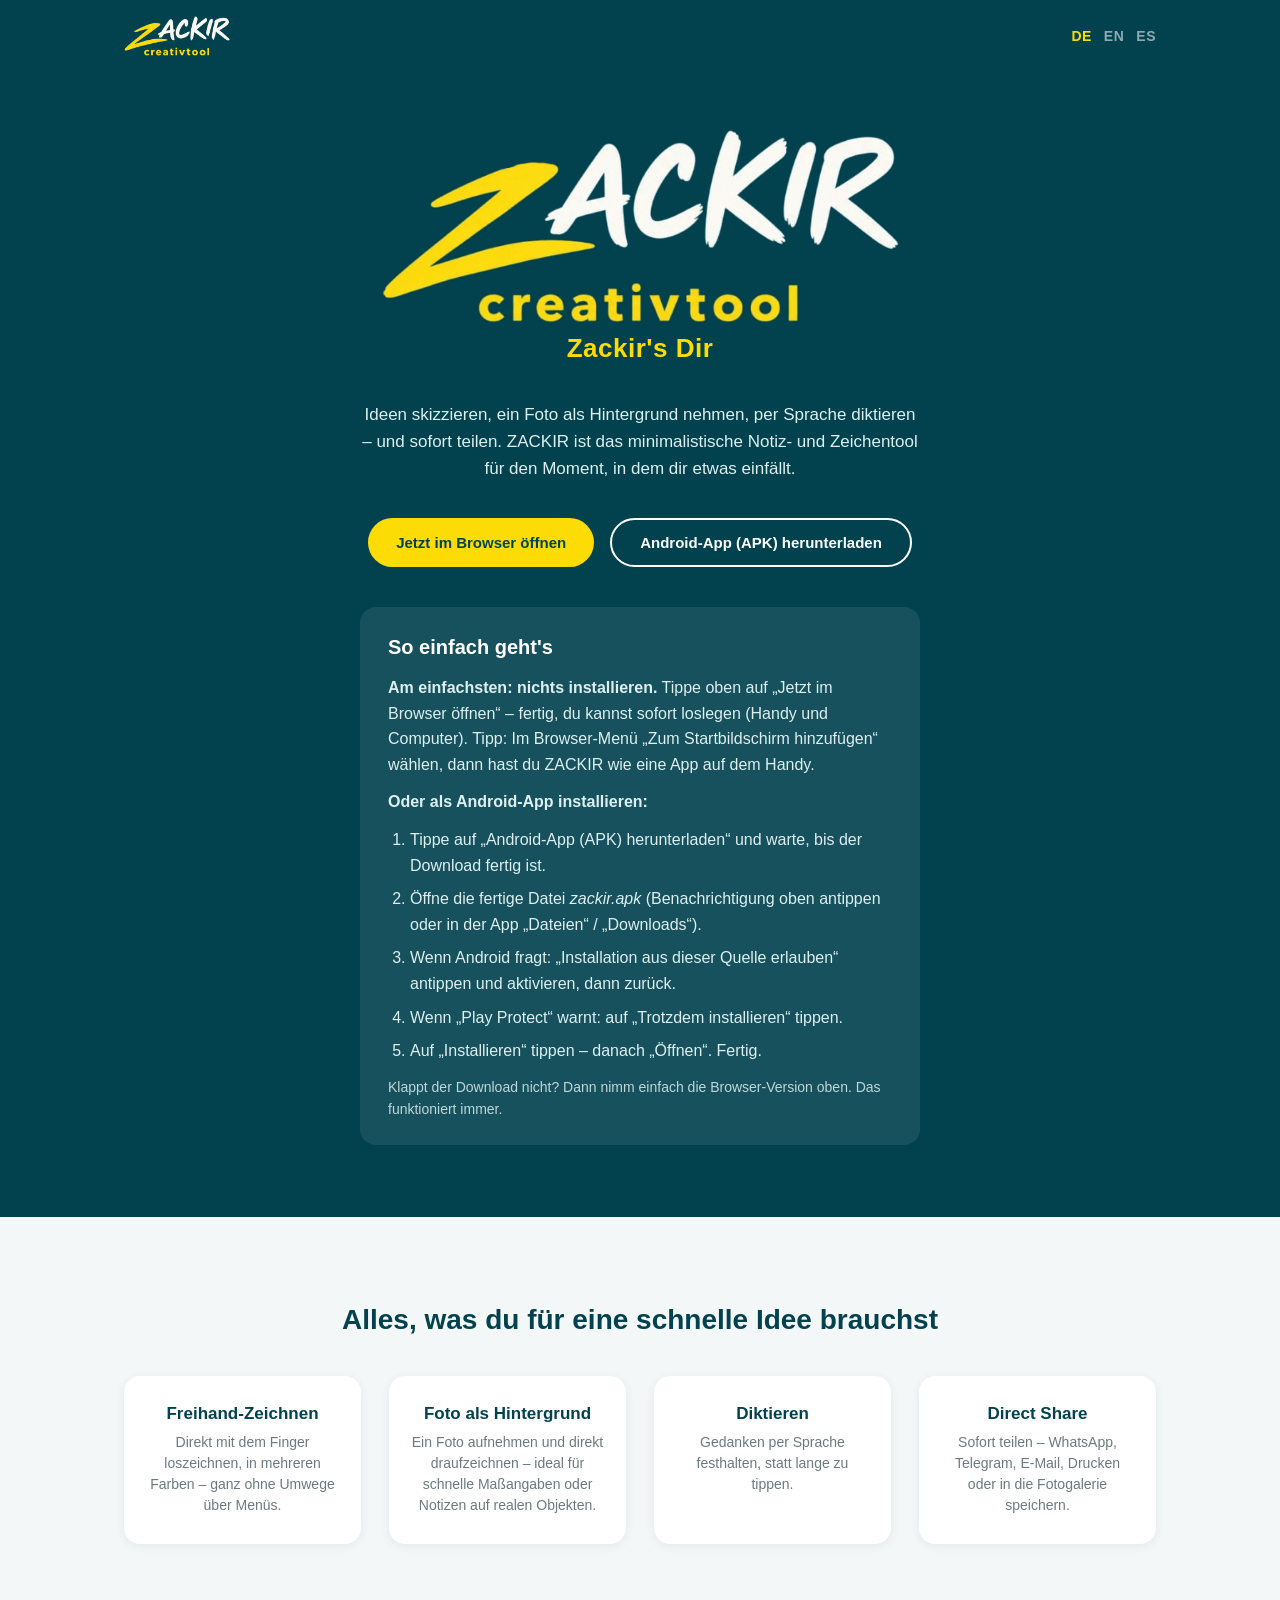
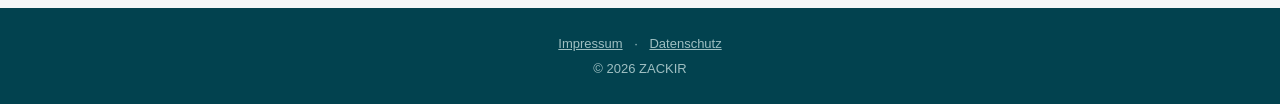
<file: index.html>
<!DOCTYPE html>
<html lang="de">
<head>
<meta charset="UTF-8">
<meta name="viewport" content="width=device-width, initial-scale=1.0">
<title>ZACKIR – Ideen festhalten, in Sekunden</title>
<meta name="description" content="ZACKIR ist das minimalistische Creativtool zum Zeichnen, Fotografieren und Diktieren deiner Ideen – und sofortigem Teilen.">
<link rel="icon" type="image/png" sizes="32x32" href="assets/img/favicon-32.png">
<link rel="icon" type="image/png" sizes="64x64" href="assets/img/favicon-64.png">
<link rel="apple-touch-icon" href="assets/img/favicon-180.png">
<link rel="stylesheet" href="css/style.css">
</head>
<body>

<header class="site">
  <div class="container">
    <img class="header-logo" src="assets/img/logo.png" alt="ZACKIR">
    <nav class="lang-switch">
      <a href="/" class="active">DE</a>
      <a href="/en/">EN</a>
      <a href="/es/">ES</a>
    </nav>
  </div>
</header>

<section class="hero">
  <div class="container">
    <img class="logo-big" src="assets/img/logo.png" alt="ZACKIR – creativtool">
    <div class="claim-rotator">
      <span class="claim" data-claim-rotator></span>
    </div>
    <p class="tagline">
      Ideen skizzieren, ein Foto als Hintergrund nehmen, per Sprache
      diktieren – und sofort teilen. ZACKIR ist das minimalistische
      Notiz- und Zeichentool für den Moment, in dem dir etwas einfällt.
    </p>
    <div class="cta-row">
      <!-- TODO(Co): Auf den Play-Store-Link umstellen, sobald dort veroeffentlicht. -->
      <a href="/app/" class="btn btn-primary">Jetzt im Browser öffnen</a>
      <a href="/downloads/zackir.apk" class="btn btn-secondary" download>Android-App (APK) herunterladen</a>
      <!-- Trinkgeld-Button bewusst ausgeblendet, analog zur App (_tipJarEnabled=false) -->
    </div>
    <div class="install-steps">
      <h3>So einfach geht's</h3>
      <p><strong>Am einfachsten: nichts installieren.</strong> Tippe oben auf „Jetzt im Browser öffnen“ – fertig, du kannst sofort loslegen (Handy und Computer). Tipp: Im Browser-Menü „Zum Startbildschirm hinzufügen“ wählen, dann hast du ZACKIR wie eine App auf dem Handy.</p>
      <p><strong>Oder als Android-App installieren:</strong></p>
      <ol>
        <li>Tippe auf „Android-App (APK) herunterladen“ und warte, bis der Download fertig ist.</li>
        <li>Öffne die fertige Datei <em>zackir.apk</em> (Benachrichtigung oben antippen oder in der App „Dateien“ / „Downloads“).</li>
        <li>Wenn Android fragt: „Installation aus dieser Quelle erlauben“ antippen und aktivieren, dann zurück.</li>
        <li>Wenn „Play Protect“ warnt: auf „Trotzdem installieren“ tippen.</li>
        <li>Auf „Installieren“ tippen – danach „Öffnen“. Fertig.</li>
      </ol>
      <p class="small">Klappt der Download nicht? Dann nimm einfach die Browser-Version oben. Das funktioniert immer.</p>
    </div>
  </div>
</section>

<section class="features">
  <div class="container">
    <h2>Alles, was du für eine schnelle Idee brauchst</h2>
    <div class="feature-grid">
      <div class="feature-card">
        <h3>Freihand-Zeichnen</h3>
        <p>Direkt mit dem Finger loszeichnen, in mehreren Farben – ganz ohne Umwege über Menüs.</p>
      </div>
      <div class="feature-card">
        <h3>Foto als Hintergrund</h3>
        <p>Ein Foto aufnehmen und direkt draufzeichnen – ideal für schnelle Maßangaben oder Notizen auf realen Objekten.</p>
      </div>
      <div class="feature-card">
        <h3>Diktieren</h3>
        <p>Gedanken per Sprache festhalten, statt lange zu tippen.</p>
      </div>
      <div class="feature-card">
        <h3>Direct Share</h3>
        <p>Sofort teilen – WhatsApp, Telegram, E-Mail, Drucken oder in die Fotogalerie speichern.</p>
      </div>
    </div>
  </div>
</section>

<footer class="site">
  <div class="container">
    <div class="legal-links">
      <a href="/impressum/">Impressum</a> · <a href="/datenschutz/">Datenschutz</a>
    </div>
    &copy; 2026 ZACKIR
  </div>
</footer>

<script src="js/claims.js"></script>
</body>
</html>
</file>
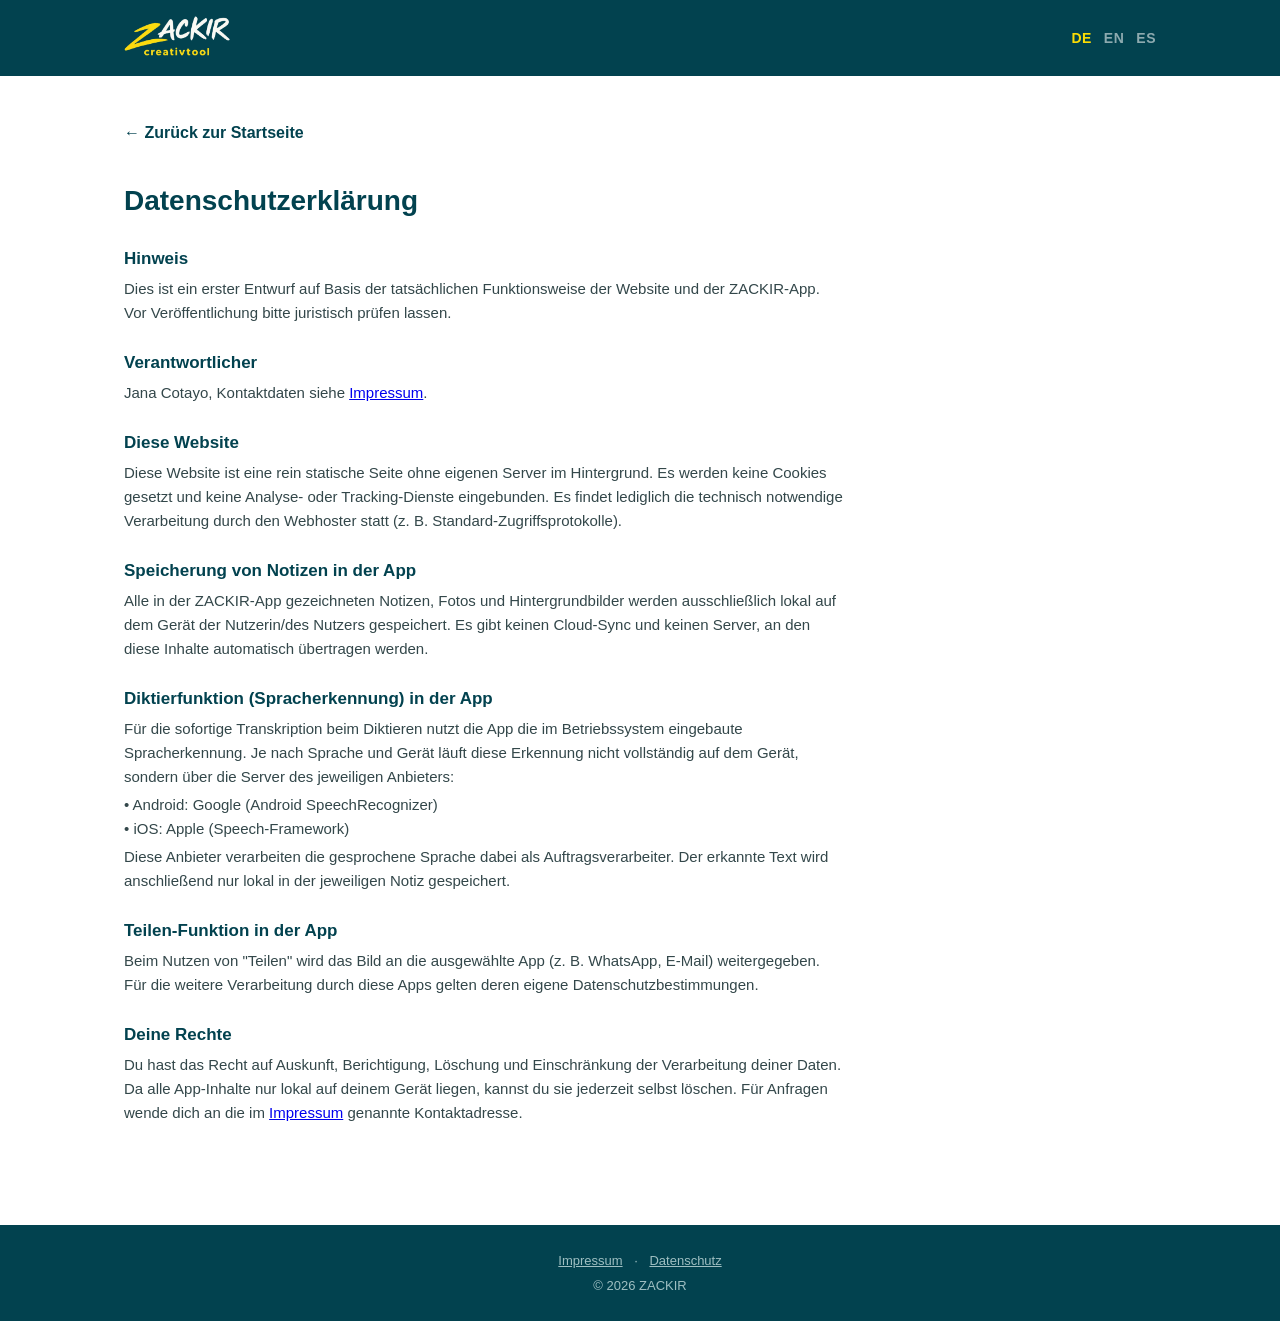
<file: datenschutz/index.html>
<!DOCTYPE html>
<html lang="de">
<head>
<meta charset="UTF-8">
<meta name="viewport" content="width=device-width, initial-scale=1.0">
<title>Datenschutz – ZACKIR</title>
<meta name="robots" content="noindex">
<link rel="icon" type="image/png" sizes="32x32" href="../assets/img/favicon-32.png">
<link rel="stylesheet" href="../css/style.css">
</head>
<body>

<header class="site">
  <div class="container">
    <a href="/"><img class="header-logo" src="../assets/img/logo.png" alt="ZACKIR"></a>
    <nav class="lang-switch">
      <a href="/datenschutz/" class="active">DE</a>
      <a href="/en/datenschutz/">EN</a>
      <a href="/es/datenschutz/">ES</a>
    </nav>
  </div>
</header>

<div class="container">
  <div class="legal-page">
    <a class="back-link" href="/">&larr; Zurück zur Startseite</a>
    <h1>Datenschutzerklärung</h1>

    <section>
      <h2>Hinweis</h2>
      <p>Dies ist ein erster Entwurf auf Basis der tatsächlichen Funktionsweise
      der Website und der ZACKIR-App. Vor Veröffentlichung bitte juristisch
      prüfen lassen.</p>
    </section>

    <section>
      <h2>Verantwortlicher</h2>
      <p>Jana Cotayo, Kontaktdaten siehe <a href="/impressum/">Impressum</a>.</p>
    </section>

    <section>
      <h2>Diese Website</h2>
      <p>Diese Website ist eine rein statische Seite ohne eigenen Server im
      Hintergrund. Es werden keine Cookies gesetzt und keine Analyse- oder
      Tracking-Dienste eingebunden. Es findet lediglich die technisch
      notwendige Verarbeitung durch den Webhoster statt (z. B.
      Standard-Zugriffsprotokolle).</p>
    </section>

    <section>
      <h2>Speicherung von Notizen in der App</h2>
      <p>Alle in der ZACKIR-App gezeichneten Notizen, Fotos und
      Hintergrundbilder werden ausschließlich lokal auf dem Gerät der
      Nutzerin/des Nutzers gespeichert. Es gibt keinen Cloud-Sync und keinen
      Server, an den diese Inhalte automatisch übertragen werden.</p>
    </section>

    <section>
      <h2>Diktierfunktion (Spracherkennung) in der App</h2>
      <p>Für die sofortige Transkription beim Diktieren nutzt die App die im
      Betriebssystem eingebaute Spracherkennung. Je nach Sprache und Gerät
      läuft diese Erkennung nicht vollständig auf dem Gerät, sondern über die
      Server des jeweiligen Anbieters:</p>
      <p>• Android: Google (Android SpeechRecognizer)<br>
      • iOS: Apple (Speech-Framework)</p>
      <p>Diese Anbieter verarbeiten die gesprochene Sprache dabei als
      Auftragsverarbeiter. Der erkannte Text wird anschließend nur lokal in
      der jeweiligen Notiz gespeichert.</p>
    </section>

    <section>
      <h2>Teilen-Funktion in der App</h2>
      <p>Beim Nutzen von "Teilen" wird das Bild an die ausgewählte App (z. B.
      WhatsApp, E-Mail) weitergegeben. Für die weitere Verarbeitung durch
      diese Apps gelten deren eigene Datenschutzbestimmungen.</p>
    </section>

    <section>
      <h2>Deine Rechte</h2>
      <p>Du hast das Recht auf Auskunft, Berichtigung, Löschung und
      Einschränkung der Verarbeitung deiner Daten. Da alle App-Inhalte nur
      lokal auf deinem Gerät liegen, kannst du sie jederzeit selbst löschen.
      Für Anfragen wende dich an die im <a href="/impressum/">Impressum</a>
      genannte Kontaktadresse.</p>
    </section>
  </div>
</div>

<footer class="site">
  <div class="container">
    <div class="legal-links">
      <a href="/impressum/">Impressum</a> · <a href="/datenschutz/">Datenschutz</a>
    </div>
    &copy; 2026 ZACKIR
  </div>
</footer>

</body>
</html>
</file>
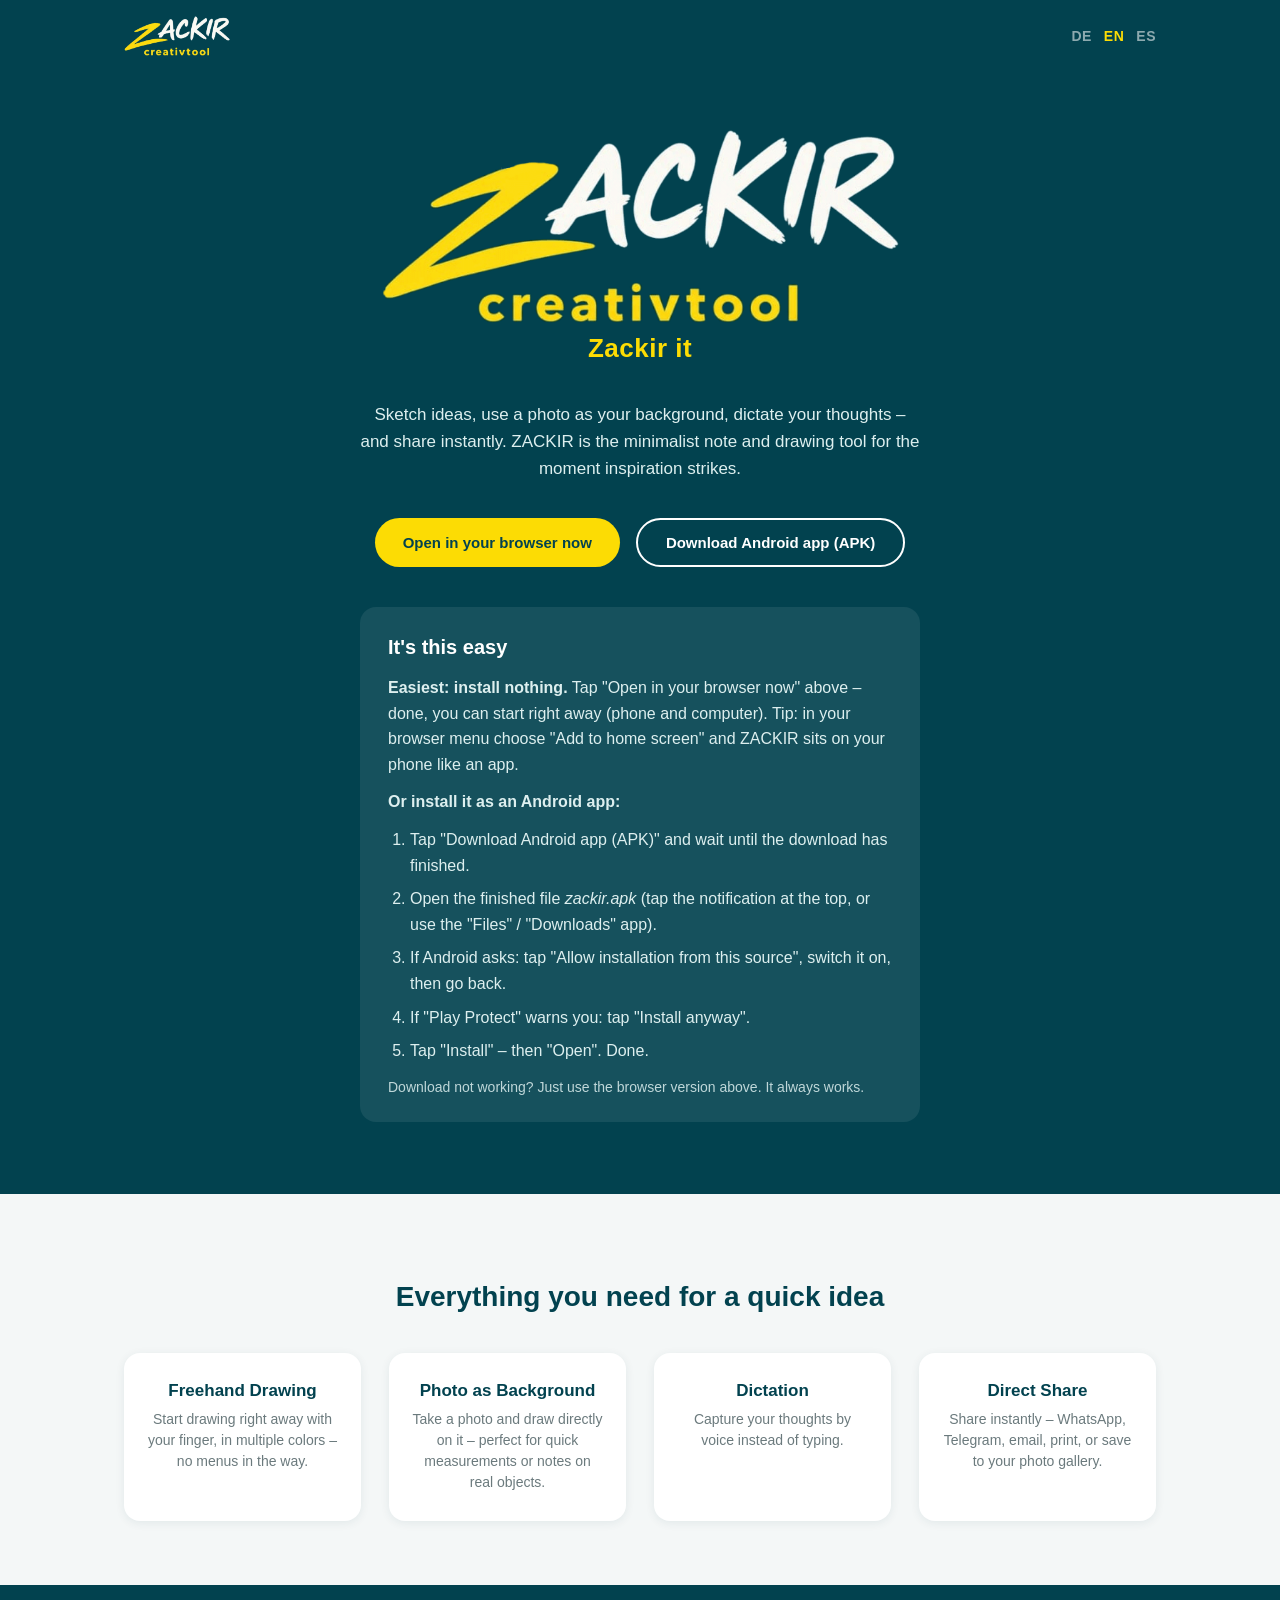
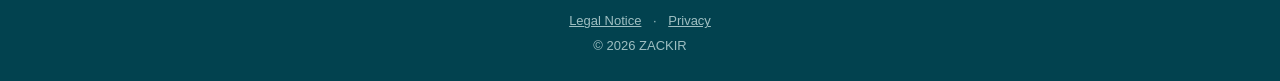
<file: en/index.html>
<!DOCTYPE html>
<html lang="en">
<head>
<meta charset="UTF-8">
<meta name="viewport" content="width=device-width, initial-scale=1.0">
<title>ZACKIR – Capture ideas in seconds</title>
<meta name="description" content="ZACKIR is the minimalist creative tool for drawing, photographing and dictating your ideas – and sharing them instantly.">
<link rel="icon" type="image/png" sizes="32x32" href="../assets/img/favicon-32.png">
<link rel="icon" type="image/png" sizes="64x64" href="../assets/img/favicon-64.png">
<link rel="apple-touch-icon" href="../assets/img/favicon-180.png">
<link rel="stylesheet" href="../css/style.css">
</head>
<body>

<header class="site">
  <div class="container">
    <img class="header-logo" src="../assets/img/logo.png" alt="ZACKIR">
    <nav class="lang-switch">
      <a href="/">DE</a>
      <a href="/en/" class="active">EN</a>
      <a href="/es/">ES</a>
    </nav>
  </div>
</header>

<section class="hero">
  <div class="container">
    <img class="logo-big" src="../assets/img/logo.png" alt="ZACKIR – creativtool">
    <div class="claim-rotator">
      <span class="claim" data-claim-rotator></span>
    </div>
    <p class="tagline">
      Sketch ideas, use a photo as your background, dictate your
      thoughts – and share instantly. ZACKIR is the minimalist note
      and drawing tool for the moment inspiration strikes.
    </p>
    <div class="cta-row">
      <!-- TODO(Co): Switch to the Play Store link once published there. -->
      <a href="/app/" class="btn btn-primary">Open in your browser now</a>
      <a href="/downloads/zackir.apk" class="btn btn-secondary" download>Download Android app (APK)</a>
      <!-- Tip button intentionally hidden, matching the app (_tipJarEnabled=false) -->
    </div>
    <div class="install-steps">
      <h3>It's this easy</h3>
      <p><strong>Easiest: install nothing.</strong> Tap "Open in your browser now" above – done, you can start right away (phone and computer). Tip: in your browser menu choose "Add to home screen" and ZACKIR sits on your phone like an app.</p>
      <p><strong>Or install it as an Android app:</strong></p>
      <ol>
        <li>Tap "Download Android app (APK)" and wait until the download has finished.</li>
        <li>Open the finished file <em>zackir.apk</em> (tap the notification at the top, or use the "Files" / "Downloads" app).</li>
        <li>If Android asks: tap "Allow installation from this source", switch it on, then go back.</li>
        <li>If "Play Protect" warns you: tap "Install anyway".</li>
        <li>Tap "Install" – then "Open". Done.</li>
      </ol>
      <p class="small">Download not working? Just use the browser version above. It always works.</p>
    </div>
  </div>
</section>

<section class="features">
  <div class="container">
    <h2>Everything you need for a quick idea</h2>
    <div class="feature-grid">
      <div class="feature-card">
        <h3>Freehand Drawing</h3>
        <p>Start drawing right away with your finger, in multiple colors – no menus in the way.</p>
      </div>
      <div class="feature-card">
        <h3>Photo as Background</h3>
        <p>Take a photo and draw directly on it – perfect for quick measurements or notes on real objects.</p>
      </div>
      <div class="feature-card">
        <h3>Dictation</h3>
        <p>Capture your thoughts by voice instead of typing.</p>
      </div>
      <div class="feature-card">
        <h3>Direct Share</h3>
        <p>Share instantly – WhatsApp, Telegram, email, print, or save to your photo gallery.</p>
      </div>
    </div>
  </div>
</section>

<footer class="site">
  <div class="container">
    <div class="legal-links">
      <a href="/en/impressum/">Legal Notice</a> · <a href="/en/datenschutz/">Privacy</a>
    </div>
    &copy; 2026 ZACKIR
  </div>
</footer>

<script src="../js/claims.js"></script>
</body>
</html>
</file>
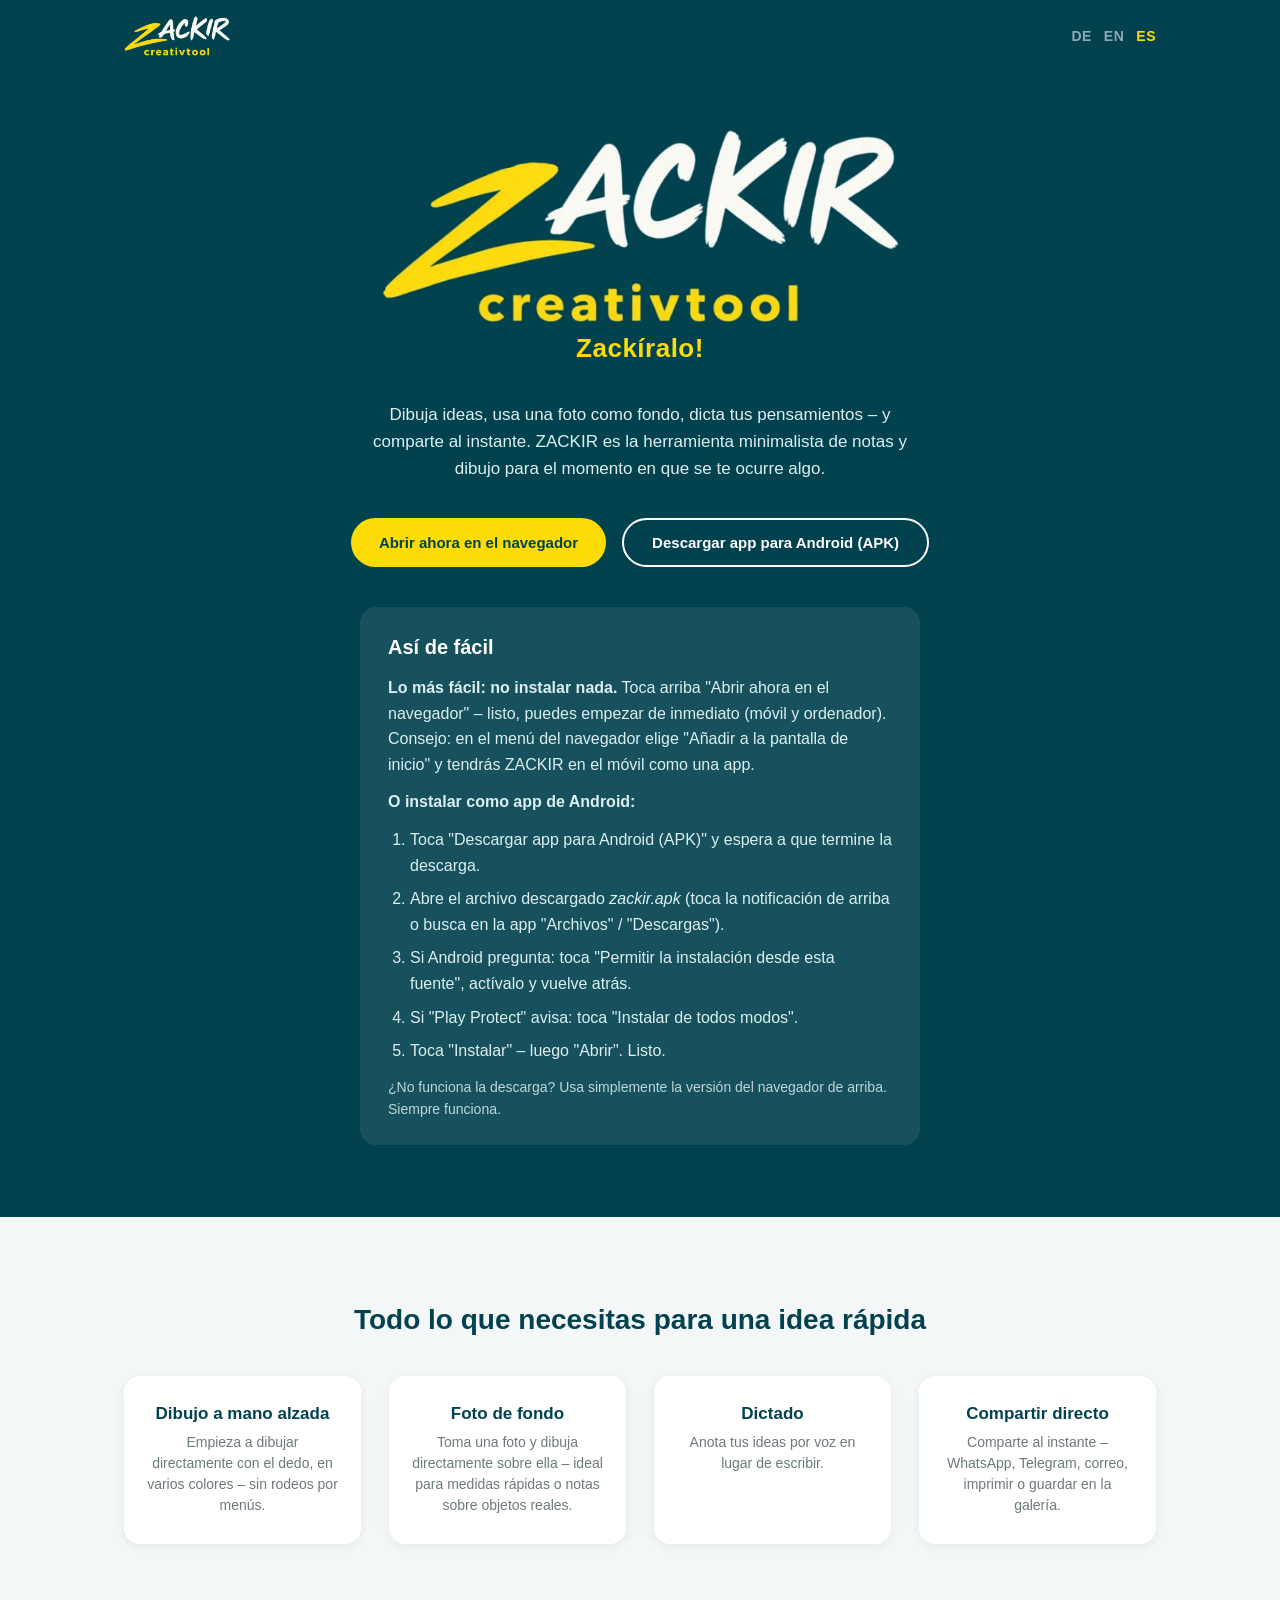
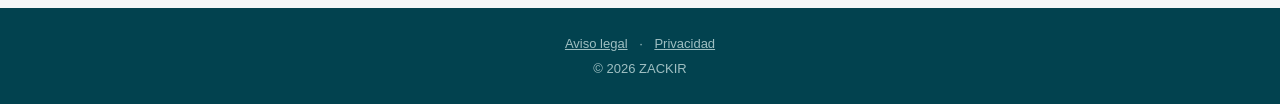
<file: es/index.html>
<!DOCTYPE html>
<html lang="es">
<head>
<meta charset="UTF-8">
<meta name="viewport" content="width=device-width, initial-scale=1.0">
<title>ZACKIR – Anota tus ideas en segundos</title>
<meta name="description" content="ZACKIR es la herramienta creativa minimalista para dibujar, fotografiar y dictar tus ideas – y compartirlas al instante.">
<link rel="icon" type="image/png" sizes="32x32" href="../assets/img/favicon-32.png">
<link rel="icon" type="image/png" sizes="64x64" href="../assets/img/favicon-64.png">
<link rel="apple-touch-icon" href="../assets/img/favicon-180.png">
<link rel="stylesheet" href="../css/style.css">
</head>
<body>

<header class="site">
  <div class="container">
    <img class="header-logo" src="../assets/img/logo.png" alt="ZACKIR">
    <nav class="lang-switch">
      <a href="/">DE</a>
      <a href="/en/">EN</a>
      <a href="/es/" class="active">ES</a>
    </nav>
  </div>
</header>

<section class="hero">
  <div class="container">
    <img class="logo-big" src="../assets/img/logo.png" alt="ZACKIR – creativtool">
    <div class="claim-rotator">
      <span class="claim" data-claim-rotator></span>
    </div>
    <p class="tagline">
      Dibuja ideas, usa una foto como fondo, dicta tus pensamientos –
      y comparte al instante. ZACKIR es la herramienta minimalista de
      notas y dibujo para el momento en que se te ocurre algo.
    </p>
    <div class="cta-row">
      <!-- TODO(Co): Cambiar al enlace de Play Store una vez publicado allí. -->
      <a href="/app/" class="btn btn-primary">Abrir ahora en el navegador</a>
      <a href="/downloads/zackir.apk" class="btn btn-secondary" download>Descargar app para Android (APK)</a>
      <!-- Botón de propina oculto a propósito, igual que en la app (_tipJarEnabled=false) -->
    </div>
    <div class="install-steps">
      <h3>Así de fácil</h3>
      <p><strong>Lo más fácil: no instalar nada.</strong> Toca arriba "Abrir ahora en el navegador" – listo, puedes empezar de inmediato (móvil y ordenador). Consejo: en el menú del navegador elige "Añadir a la pantalla de inicio" y tendrás ZACKIR en el móvil como una app.</p>
      <p><strong>O instalar como app de Android:</strong></p>
      <ol>
        <li>Toca "Descargar app para Android (APK)" y espera a que termine la descarga.</li>
        <li>Abre el archivo descargado <em>zackir.apk</em> (toca la notificación de arriba o busca en la app "Archivos" / "Descargas").</li>
        <li>Si Android pregunta: toca "Permitir la instalación desde esta fuente", actívalo y vuelve atrás.</li>
        <li>Si "Play Protect" avisa: toca "Instalar de todos modos".</li>
        <li>Toca "Instalar" – luego "Abrir". Listo.</li>
      </ol>
      <p class="small">¿No funciona la descarga? Usa simplemente la versión del navegador de arriba. Siempre funciona.</p>
    </div>
  </div>
</section>

<section class="features">
  <div class="container">
    <h2>Todo lo que necesitas para una idea rápida</h2>
    <div class="feature-grid">
      <div class="feature-card">
        <h3>Dibujo a mano alzada</h3>
        <p>Empieza a dibujar directamente con el dedo, en varios colores – sin rodeos por menús.</p>
      </div>
      <div class="feature-card">
        <h3>Foto de fondo</h3>
        <p>Toma una foto y dibuja directamente sobre ella – ideal para medidas rápidas o notas sobre objetos reales.</p>
      </div>
      <div class="feature-card">
        <h3>Dictado</h3>
        <p>Anota tus ideas por voz en lugar de escribir.</p>
      </div>
      <div class="feature-card">
        <h3>Compartir directo</h3>
        <p>Comparte al instante – WhatsApp, Telegram, correo, imprimir o guardar en la galería.</p>
      </div>
    </div>
  </div>
</section>

<footer class="site">
  <div class="container">
    <div class="legal-links">
      <a href="/es/impressum/">Aviso legal</a> · <a href="/es/datenschutz/">Privacidad</a>
    </div>
    &copy; 2026 ZACKIR
  </div>
</footer>

<script src="../js/claims.js"></script>
</body>
</html>
</file>
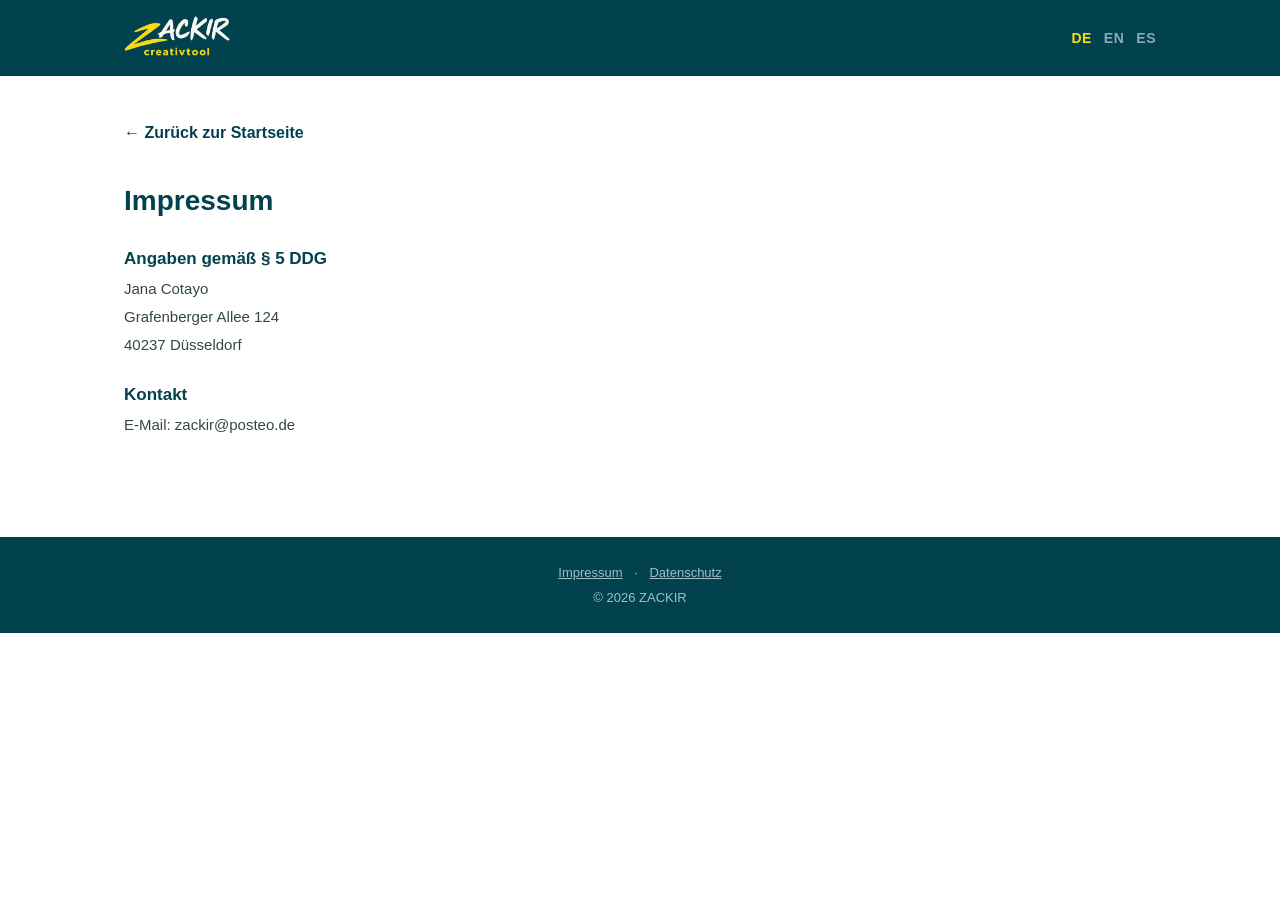
<file: impressum/index.html>
<!DOCTYPE html>
<html lang="de">
<head>
<meta charset="UTF-8">
<meta name="viewport" content="width=device-width, initial-scale=1.0">
<title>Impressum – ZACKIR</title>
<meta name="robots" content="noindex">
<link rel="icon" type="image/png" sizes="32x32" href="../assets/img/favicon-32.png">
<link rel="stylesheet" href="../css/style.css">
</head>
<body>

<header class="site">
  <div class="container">
    <a href="/"><img class="header-logo" src="../assets/img/logo.png" alt="ZACKIR"></a>
    <nav class="lang-switch">
      <a href="/impressum/" class="active">DE</a>
      <a href="/en/impressum/">EN</a>
      <a href="/es/impressum/">ES</a>
    </nav>
  </div>
</header>

<div class="container">
  <div class="legal-page">
    <a class="back-link" href="/">&larr; Zurück zur Startseite</a>
    <h1>Impressum</h1>

    <section>
      <h2>Angaben gemäß § 5 DDG</h2>
      <p>Jana Cotayo</p>
      <p>Grafenberger Allee 124</p>
      <p>40237 Düsseldorf</p>
    </section>

    <section>
      <h2>Kontakt</h2>
      <p>E-Mail: zackir@posteo.de</p>
    </section>
  </div>
</div>

<footer class="site">
  <div class="container">
    <div class="legal-links">
      <a href="/impressum/">Impressum</a> · <a href="/datenschutz/">Datenschutz</a>
    </div>
    &copy; 2026 ZACKIR
  </div>
</footer>

</body>
</html>
</file>
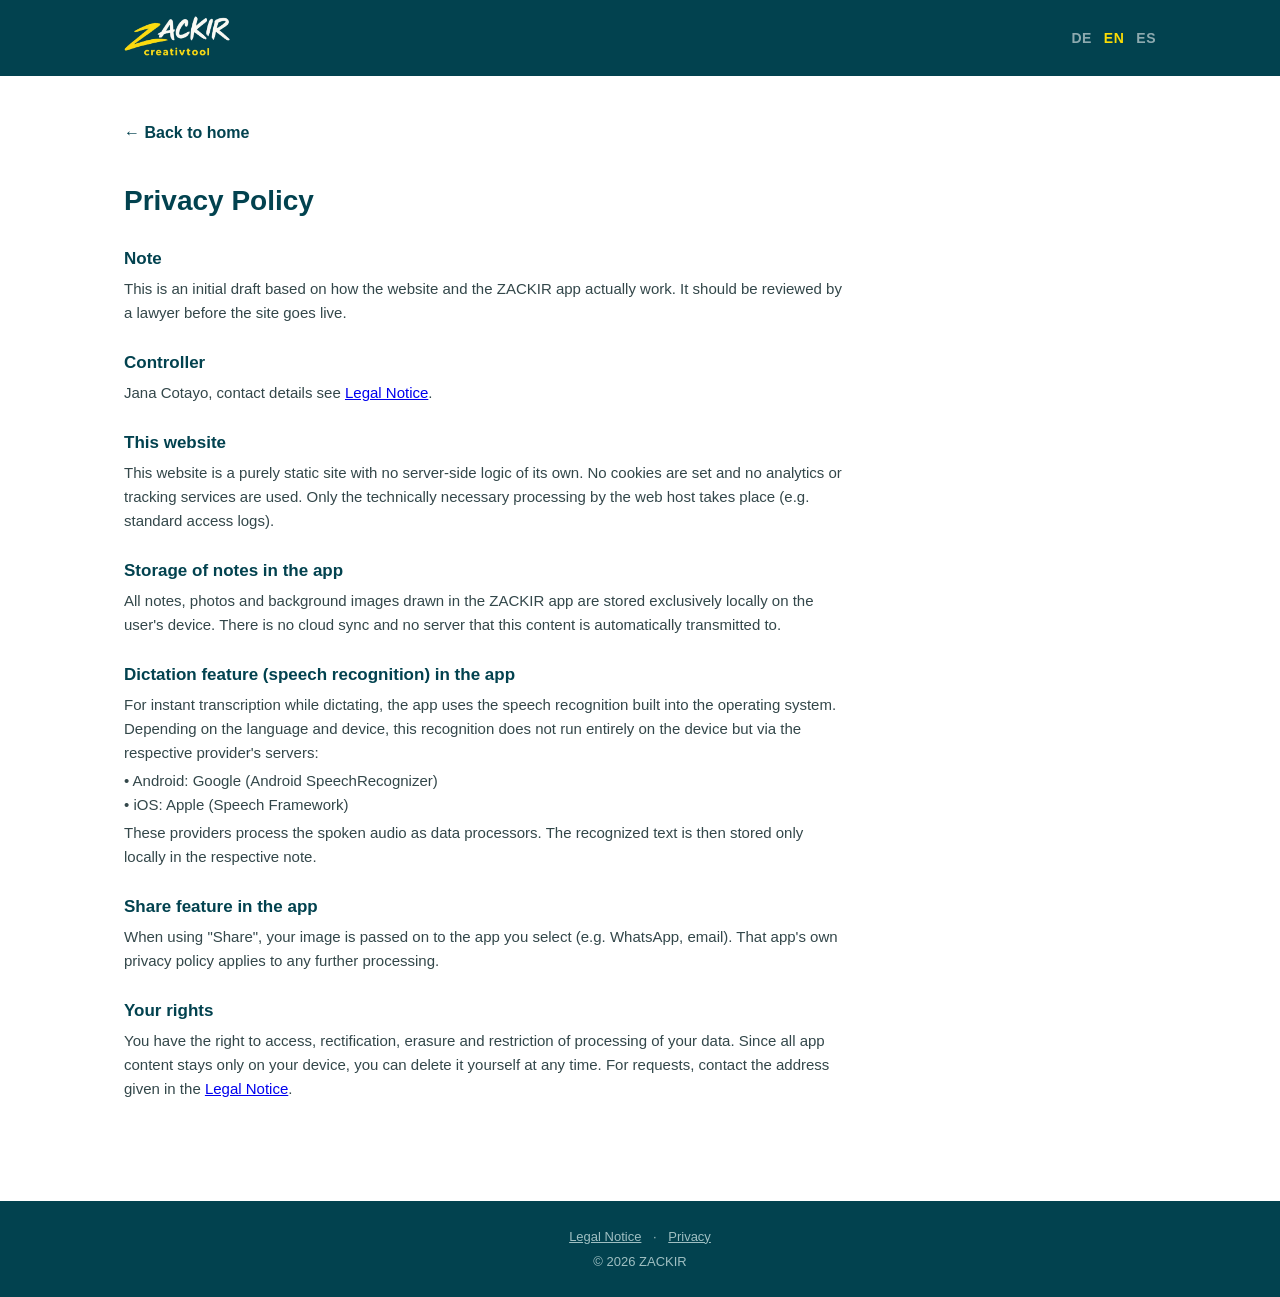
<file: en/datenschutz/index.html>
<!DOCTYPE html>
<html lang="en">
<head>
<meta charset="UTF-8">
<meta name="viewport" content="width=device-width, initial-scale=1.0">
<title>Privacy Policy – ZACKIR</title>
<meta name="robots" content="noindex">
<link rel="icon" type="image/png" sizes="32x32" href="../../assets/img/favicon-32.png">
<link rel="stylesheet" href="../../css/style.css">
</head>
<body>

<header class="site">
  <div class="container">
    <a href="/en/"><img class="header-logo" src="../../assets/img/logo.png" alt="ZACKIR"></a>
    <nav class="lang-switch">
      <a href="/datenschutz/">DE</a>
      <a href="/en/datenschutz/" class="active">EN</a>
      <a href="/es/datenschutz/">ES</a>
    </nav>
  </div>
</header>

<div class="container">
  <div class="legal-page">
    <a class="back-link" href="/en/">&larr; Back to home</a>
    <h1>Privacy Policy</h1>

    <section>
      <h2>Note</h2>
      <p>This is an initial draft based on how the website and the ZACKIR
      app actually work. It should be reviewed by a lawyer before the site
      goes live.</p>
    </section>

    <section>
      <h2>Controller</h2>
      <p>Jana Cotayo, contact details see <a href="/en/impressum/">Legal Notice</a>.</p>
    </section>

    <section>
      <h2>This website</h2>
      <p>This website is a purely static site with no server-side logic of
      its own. No cookies are set and no analytics or tracking services are
      used. Only the technically necessary processing by the web host takes
      place (e.g. standard access logs).</p>
    </section>

    <section>
      <h2>Storage of notes in the app</h2>
      <p>All notes, photos and background images drawn in the ZACKIR app are
      stored exclusively locally on the user's device. There is no cloud
      sync and no server that this content is automatically transmitted to.</p>
    </section>

    <section>
      <h2>Dictation feature (speech recognition) in the app</h2>
      <p>For instant transcription while dictating, the app uses the speech
      recognition built into the operating system. Depending on the
      language and device, this recognition does not run entirely on the
      device but via the respective provider's servers:</p>
      <p>• Android: Google (Android SpeechRecognizer)<br>
      • iOS: Apple (Speech Framework)</p>
      <p>These providers process the spoken audio as data processors. The
      recognized text is then stored only locally in the respective note.</p>
    </section>

    <section>
      <h2>Share feature in the app</h2>
      <p>When using "Share", your image is passed on to the app you select
      (e.g. WhatsApp, email). That app's own privacy policy applies to any
      further processing.</p>
    </section>

    <section>
      <h2>Your rights</h2>
      <p>You have the right to access, rectification, erasure and
      restriction of processing of your data. Since all app content stays
      only on your device, you can delete it yourself at any time. For
      requests, contact the address given in the <a href="/en/impressum/">Legal Notice</a>.</p>
    </section>
  </div>
</div>

<footer class="site">
  <div class="container">
    <div class="legal-links">
      <a href="/en/impressum/">Legal Notice</a> · <a href="/en/datenschutz/">Privacy</a>
    </div>
    &copy; 2026 ZACKIR
  </div>
</footer>

</body>
</html>
</file>
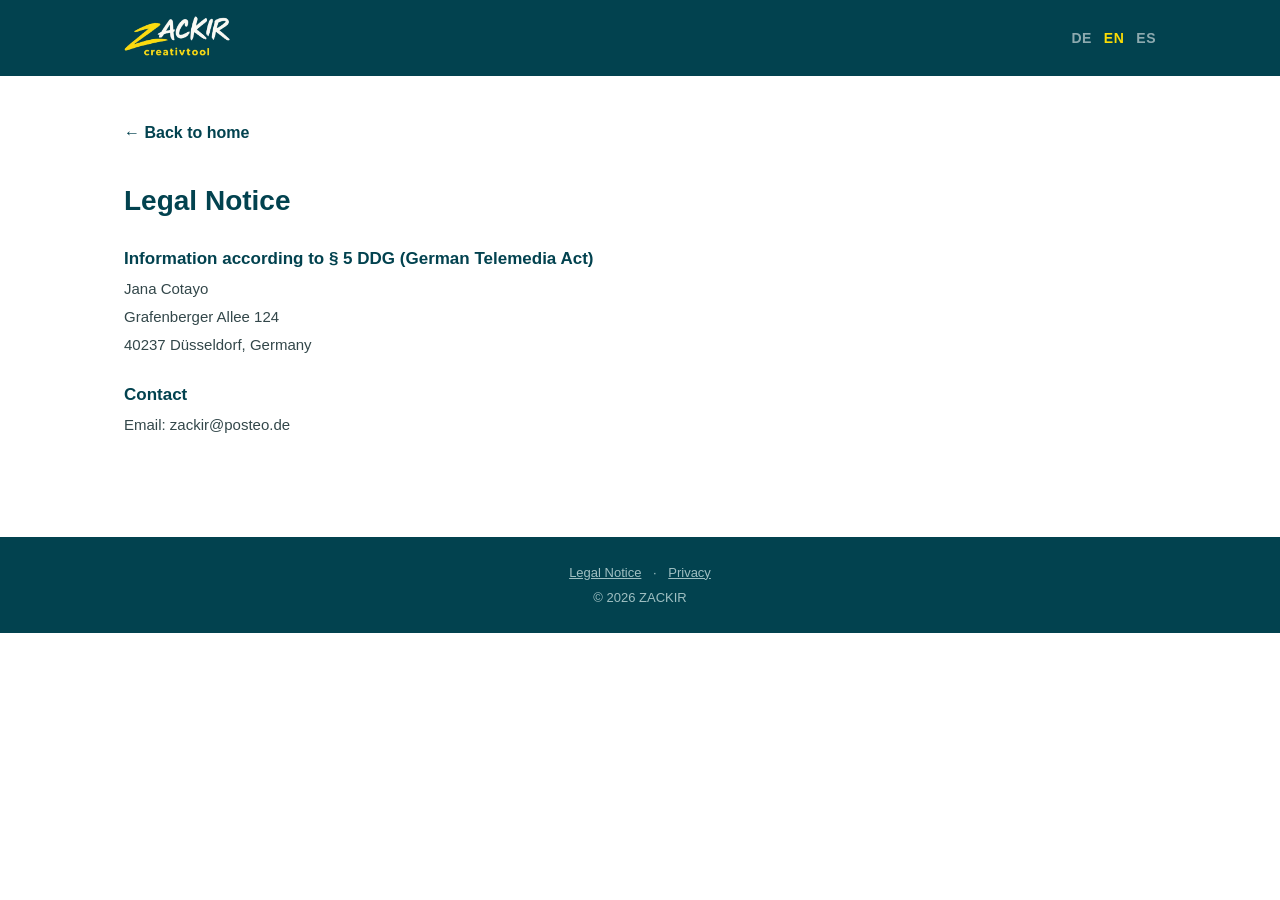
<file: en/impressum/index.html>
<!DOCTYPE html>
<html lang="en">
<head>
<meta charset="UTF-8">
<meta name="viewport" content="width=device-width, initial-scale=1.0">
<title>Legal Notice – ZACKIR</title>
<meta name="robots" content="noindex">
<link rel="icon" type="image/png" sizes="32x32" href="../../assets/img/favicon-32.png">
<link rel="stylesheet" href="../../css/style.css">
</head>
<body>

<header class="site">
  <div class="container">
    <a href="/en/"><img class="header-logo" src="../../assets/img/logo.png" alt="ZACKIR"></a>
    <nav class="lang-switch">
      <a href="/impressum/">DE</a>
      <a href="/en/impressum/" class="active">EN</a>
      <a href="/es/impressum/">ES</a>
    </nav>
  </div>
</header>

<div class="container">
  <div class="legal-page">
    <a class="back-link" href="/en/">&larr; Back to home</a>
    <h1>Legal Notice</h1>

    <section>
      <h2>Information according to § 5 DDG (German Telemedia Act)</h2>
      <p>Jana Cotayo</p>
      <p>Grafenberger Allee 124</p>
      <p>40237 Düsseldorf, Germany</p>
    </section>

    <section>
      <h2>Contact</h2>
      <p>Email: zackir@posteo.de</p>
    </section>
  </div>
</div>

<footer class="site">
  <div class="container">
    <div class="legal-links">
      <a href="/en/impressum/">Legal Notice</a> · <a href="/en/datenschutz/">Privacy</a>
    </div>
    &copy; 2026 ZACKIR
  </div>
</footer>

</body>
</html>
</file>
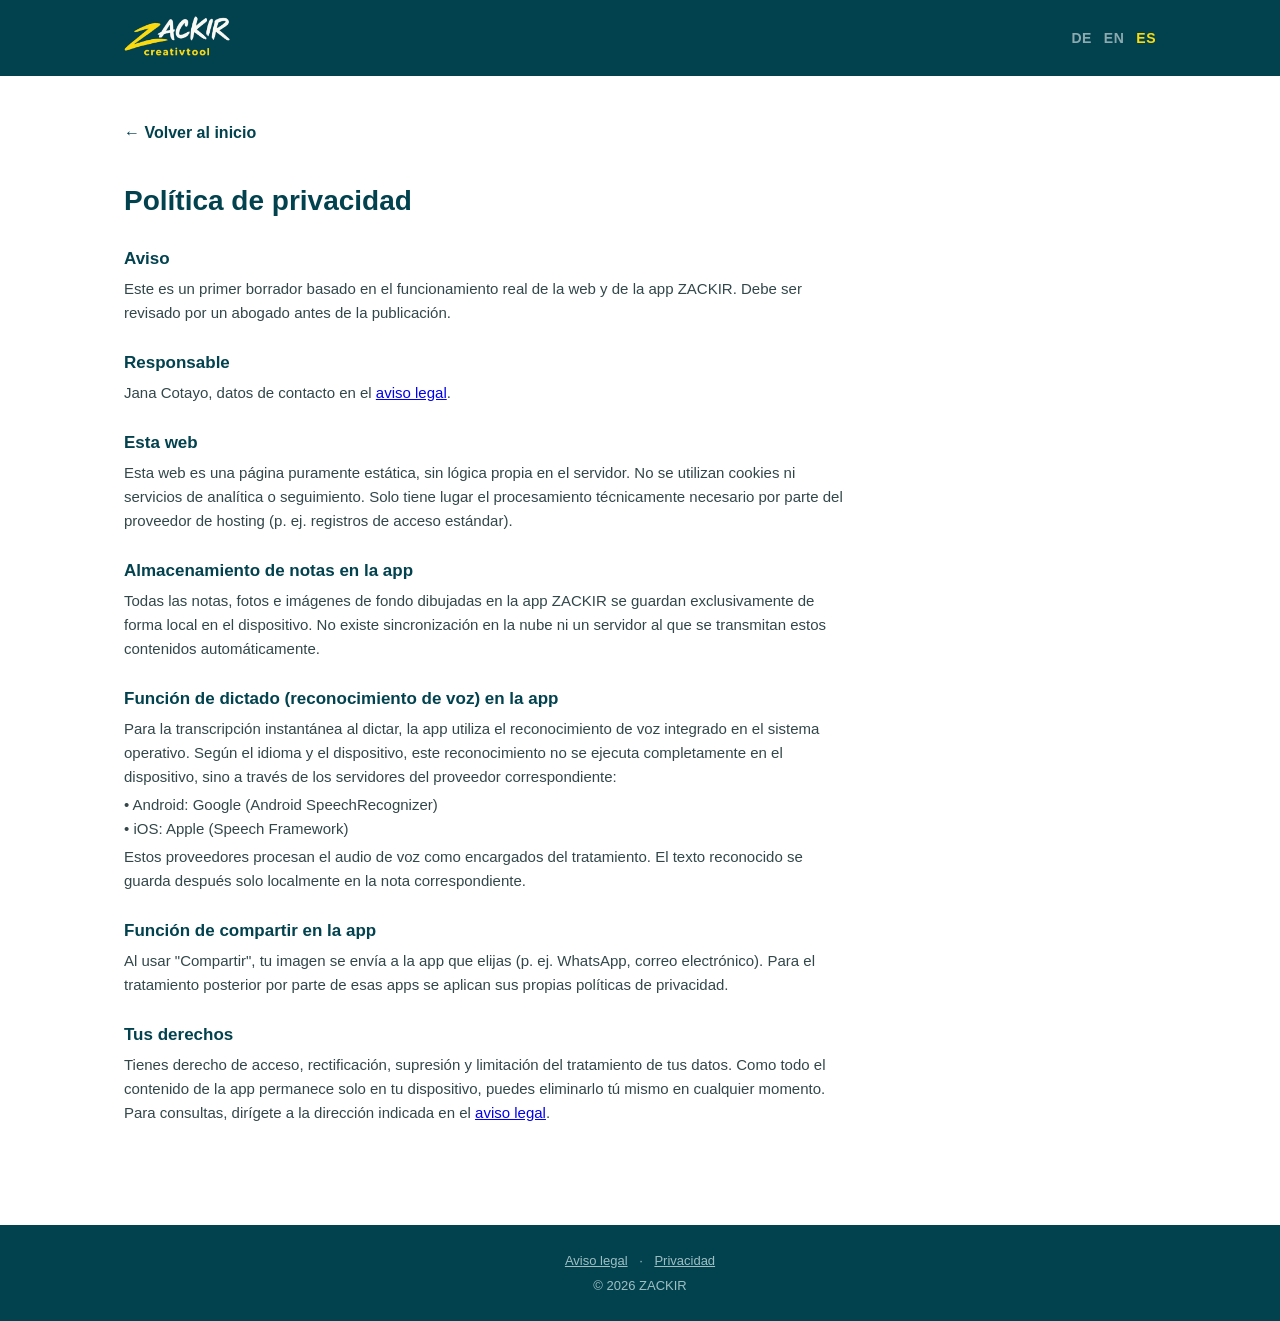
<file: es/datenschutz/index.html>
<!DOCTYPE html>
<html lang="es">
<head>
<meta charset="UTF-8">
<meta name="viewport" content="width=device-width, initial-scale=1.0">
<title>Privacidad – ZACKIR</title>
<meta name="robots" content="noindex">
<link rel="icon" type="image/png" sizes="32x32" href="../../assets/img/favicon-32.png">
<link rel="stylesheet" href="../../css/style.css">
</head>
<body>

<header class="site">
  <div class="container">
    <a href="/es/"><img class="header-logo" src="../../assets/img/logo.png" alt="ZACKIR"></a>
    <nav class="lang-switch">
      <a href="/datenschutz/">DE</a>
      <a href="/en/datenschutz/">EN</a>
      <a href="/es/datenschutz/" class="active">ES</a>
    </nav>
  </div>
</header>

<div class="container">
  <div class="legal-page">
    <a class="back-link" href="/es/">&larr; Volver al inicio</a>
    <h1>Política de privacidad</h1>

    <section>
      <h2>Aviso</h2>
      <p>Este es un primer borrador basado en el funcionamiento real de la
      web y de la app ZACKIR. Debe ser revisado por un abogado antes de la
      publicación.</p>
    </section>

    <section>
      <h2>Responsable</h2>
      <p>Jana Cotayo, datos de contacto en el <a href="/es/impressum/">aviso legal</a>.</p>
    </section>

    <section>
      <h2>Esta web</h2>
      <p>Esta web es una página puramente estática, sin lógica propia en el
      servidor. No se utilizan cookies ni servicios de analítica o
      seguimiento. Solo tiene lugar el procesamiento técnicamente necesario
      por parte del proveedor de hosting (p. ej. registros de acceso
      estándar).</p>
    </section>

    <section>
      <h2>Almacenamiento de notas en la app</h2>
      <p>Todas las notas, fotos e imágenes de fondo dibujadas en la app
      ZACKIR se guardan exclusivamente de forma local en el dispositivo.
      No existe sincronización en la nube ni un servidor al que se
      transmitan estos contenidos automáticamente.</p>
    </section>

    <section>
      <h2>Función de dictado (reconocimiento de voz) en la app</h2>
      <p>Para la transcripción instantánea al dictar, la app utiliza el
      reconocimiento de voz integrado en el sistema operativo. Según el
      idioma y el dispositivo, este reconocimiento no se ejecuta
      completamente en el dispositivo, sino a través de los servidores del
      proveedor correspondiente:</p>
      <p>• Android: Google (Android SpeechRecognizer)<br>
      • iOS: Apple (Speech Framework)</p>
      <p>Estos proveedores procesan el audio de voz como encargados del
      tratamiento. El texto reconocido se guarda después solo localmente
      en la nota correspondiente.</p>
    </section>

    <section>
      <h2>Función de compartir en la app</h2>
      <p>Al usar "Compartir", tu imagen se envía a la app que elijas (p. ej.
      WhatsApp, correo electrónico). Para el tratamiento posterior por
      parte de esas apps se aplican sus propias políticas de privacidad.</p>
    </section>

    <section>
      <h2>Tus derechos</h2>
      <p>Tienes derecho de acceso, rectificación, supresión y limitación del
      tratamiento de tus datos. Como todo el contenido de la app permanece
      solo en tu dispositivo, puedes eliminarlo tú mismo en cualquier
      momento. Para consultas, dirígete a la dirección indicada en el
      <a href="/es/impressum/">aviso legal</a>.</p>
    </section>
  </div>
</div>

<footer class="site">
  <div class="container">
    <div class="legal-links">
      <a href="/es/impressum/">Aviso legal</a> · <a href="/es/datenschutz/">Privacidad</a>
    </div>
    &copy; 2026 ZACKIR
  </div>
</footer>

</body>
</html>
</file>
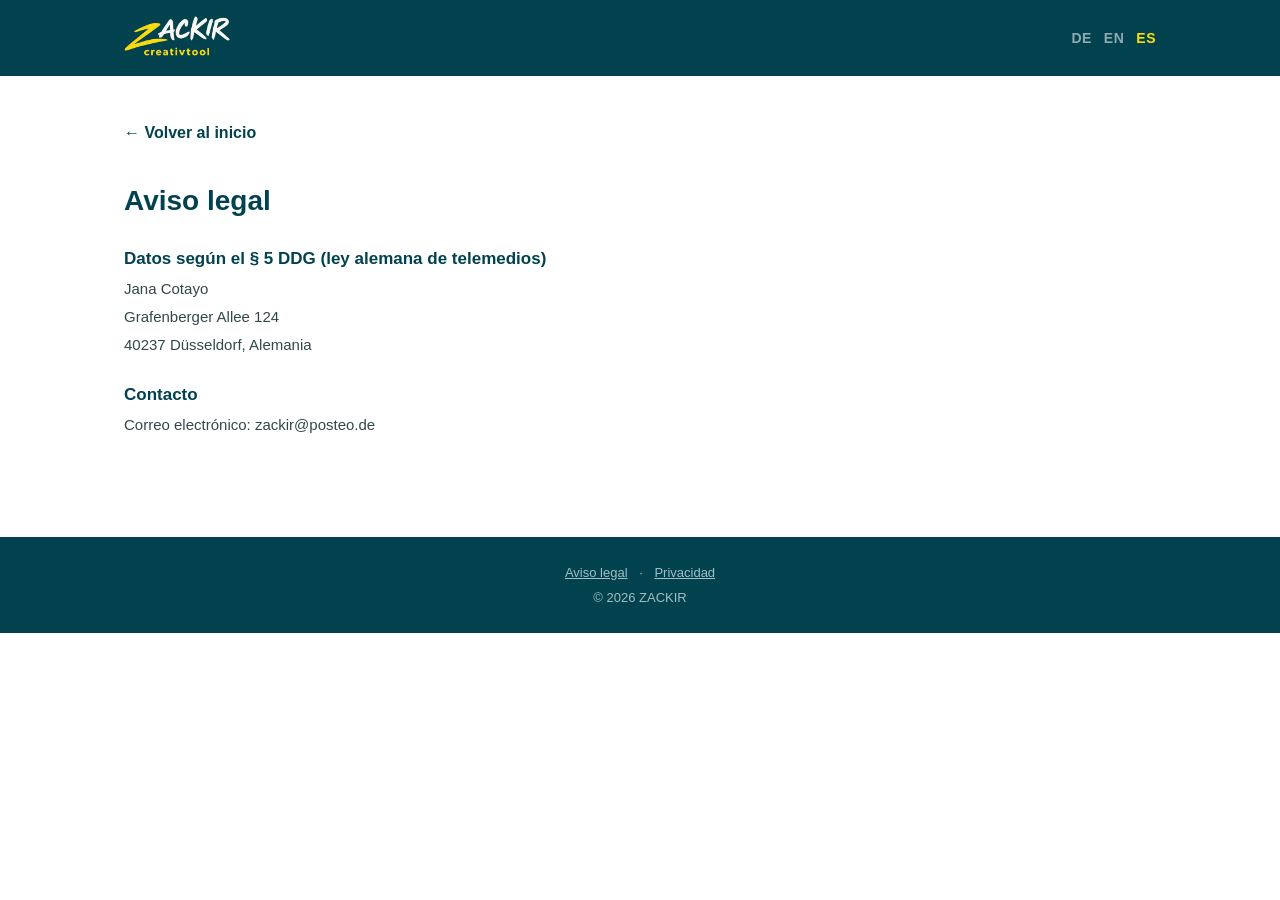
<file: es/impressum/index.html>
<!DOCTYPE html>
<html lang="es">
<head>
<meta charset="UTF-8">
<meta name="viewport" content="width=device-width, initial-scale=1.0">
<title>Aviso legal – ZACKIR</title>
<meta name="robots" content="noindex">
<link rel="icon" type="image/png" sizes="32x32" href="../../assets/img/favicon-32.png">
<link rel="stylesheet" href="../../css/style.css">
</head>
<body>

<header class="site">
  <div class="container">
    <a href="/es/"><img class="header-logo" src="../../assets/img/logo.png" alt="ZACKIR"></a>
    <nav class="lang-switch">
      <a href="/impressum/">DE</a>
      <a href="/en/impressum/">EN</a>
      <a href="/es/impressum/" class="active">ES</a>
    </nav>
  </div>
</header>

<div class="container">
  <div class="legal-page">
    <a class="back-link" href="/es/">&larr; Volver al inicio</a>
    <h1>Aviso legal</h1>

    <section>
      <h2>Datos según el § 5 DDG (ley alemana de telemedios)</h2>
      <p>Jana Cotayo</p>
      <p>Grafenberger Allee 124</p>
      <p>40237 Düsseldorf, Alemania</p>
    </section>

    <section>
      <h2>Contacto</h2>
      <p>Correo electrónico: zackir@posteo.de</p>
    </section>
  </div>
</div>

<footer class="site">
  <div class="container">
    <div class="legal-links">
      <a href="/es/impressum/">Aviso legal</a> · <a href="/es/datenschutz/">Privacidad</a>
    </div>
    &copy; 2026 ZACKIR
  </div>
</footer>

</body>
</html>
</file>
<file: css/style.css>
:root {
  --petrol: #02424F;
  --gold: #FCDC04;
  --white: #FFFFFF;
  --gray: #6B7A7D;
  --light: #F4F7F7;
}

* { box-sizing: border-box; }

html { scroll-behavior: smooth; }

body {
  margin: 0;
  font-family: -apple-system, "Segoe UI", Roboto, Helvetica, Arial, sans-serif;
  color: var(--petrol);
  background: var(--white);
}

.container {
  max-width: 1080px;
  margin: 0 auto;
  padding: 0 24px;
}

/* ── Header ─────────────────────────────────────────────── */

header.site {
  background: var(--petrol);
  padding: 16px 0;
}

header.site .container {
  display: flex;
  align-items: center;
  justify-content: space-between;
}

.header-logo {
  height: 40px;
}

.lang-switch {
  display: flex;
  gap: 12px;
}

.lang-switch a {
  color: var(--white);
  opacity: 0.55;
  text-decoration: none;
  font-weight: 700;
  font-size: 14px;
  letter-spacing: 0.5px;
}

.lang-switch a.active {
  opacity: 1;
  color: var(--gold);
}

/* ── Hero ───────────────────────────────────────────────── */

.hero {
  background: var(--petrol);
  color: var(--white);
  text-align: center;
  padding: 56px 0 72px;
}

.hero .logo-big {
  width: min(520px, 90%);
  height: auto;
}

.hero .claim-rotator {
  min-height: 40px;
  margin-top: 4px;
}

.hero .claim {
  font-size: 26px;
  font-weight: 700;
  color: var(--gold);
  letter-spacing: 0.5px;
  opacity: 0;
  transition: opacity 0.4s ease;
}

.hero .claim.visible {
  opacity: 1;
}

.hero p.tagline {
  max-width: 560px;
  margin: 28px auto 0;
  font-size: 17px;
  line-height: 1.6;
  color: #DDEFEF;
}

.cta-row {
  margin-top: 36px;
  display: flex;
  gap: 16px;
  justify-content: center;
  flex-wrap: wrap;
}

.btn {
  display: inline-flex;
  align-items: center;
  gap: 8px;
  padding: 14px 28px;
  border-radius: 999px;
  font-weight: 700;
  font-size: 15px;
  text-decoration: none;
  transition: transform 0.15s ease;
}

.btn:hover { transform: translateY(-2px); }

.btn-primary {
  background: var(--gold);
  color: var(--petrol);
}

.btn-secondary {
  background: transparent;
  color: var(--white);
  border: 2px solid var(--white);
}

/* ── Installationsanleitung (Startseite) ────────────────── */

.install-steps {
  max-width: 560px;
  margin: 40px auto 0;
  padding: 24px 28px;
  background: rgba(255, 255, 255, 0.08);
  border-radius: 16px;
  text-align: left;
  font-size: 16px;
  line-height: 1.6;
  color: #DDEFEF;
}

.install-steps h3 {
  margin: 0 0 12px;
  color: var(--white);
  font-size: 20px;
}

.install-steps p { margin: 0 0 12px; }

.install-steps ol {
  margin: 0 0 12px;
  padding-left: 22px;
}

.install-steps li { margin-bottom: 8px; }

.install-steps .small { font-size: 14px; opacity: 0.85; margin-bottom: 0; }

.btn-soon {
  opacity: 0.6;
  cursor: default;
}

.btn-soon:hover { transform: none; }

/* ── Features ───────────────────────────────────────────── */

.features {
  padding: 64px 0;
  background: var(--light);
}

.features h2 {
  text-align: center;
  font-size: 28px;
  margin-bottom: 40px;
}

.feature-grid {
  display: grid;
  grid-template-columns: repeat(auto-fit, minmax(220px, 1fr));
  gap: 28px;
}

.feature-card {
  background: var(--white);
  border-radius: 16px;
  padding: 28px 22px;
  text-align: center;
  box-shadow: 0 2px 10px rgba(2, 66, 79, 0.08);
}

.feature-card h3 {
  margin: 0 0 8px;
  font-size: 17px;
  color: var(--petrol);
}

.feature-card p {
  margin: 0;
  font-size: 14px;
  color: var(--gray);
  line-height: 1.5;
}

/* ── Footer ─────────────────────────────────────────────── */

footer.site {
  background: var(--petrol);
  color: #9FBFC2;
  text-align: center;
  padding: 28px 0;
  font-size: 13px;
}

footer.site a {
  color: #9FBFC2;
  margin: 0 8px;
}

footer.site .legal-links {
  margin-bottom: 10px;
}

/* ── Rechtstext-Seiten (Impressum/Datenschutz) ─────────────── */

.legal-page {
  padding: 48px 0 72px;
  max-width: 720px;
}

.legal-page h1 {
  font-size: 28px;
  margin-bottom: 32px;
}

.legal-page section {
  margin-bottom: 28px;
}

.legal-page h2 {
  font-size: 17px;
  color: var(--petrol);
  margin-bottom: 8px;
}

.legal-page p {
  font-size: 15px;
  line-height: 1.6;
  color: #33474A;
  margin: 0 0 4px;
}

.legal-page .back-link {
  display: inline-block;
  margin-bottom: 24px;
  color: var(--petrol);
  font-weight: 600;
  text-decoration: none;
}

@media (max-width: 600px) {
  .hero .claim { font-size: 21px; }
  .hero p.tagline { font-size: 15px; }
}
</file>
